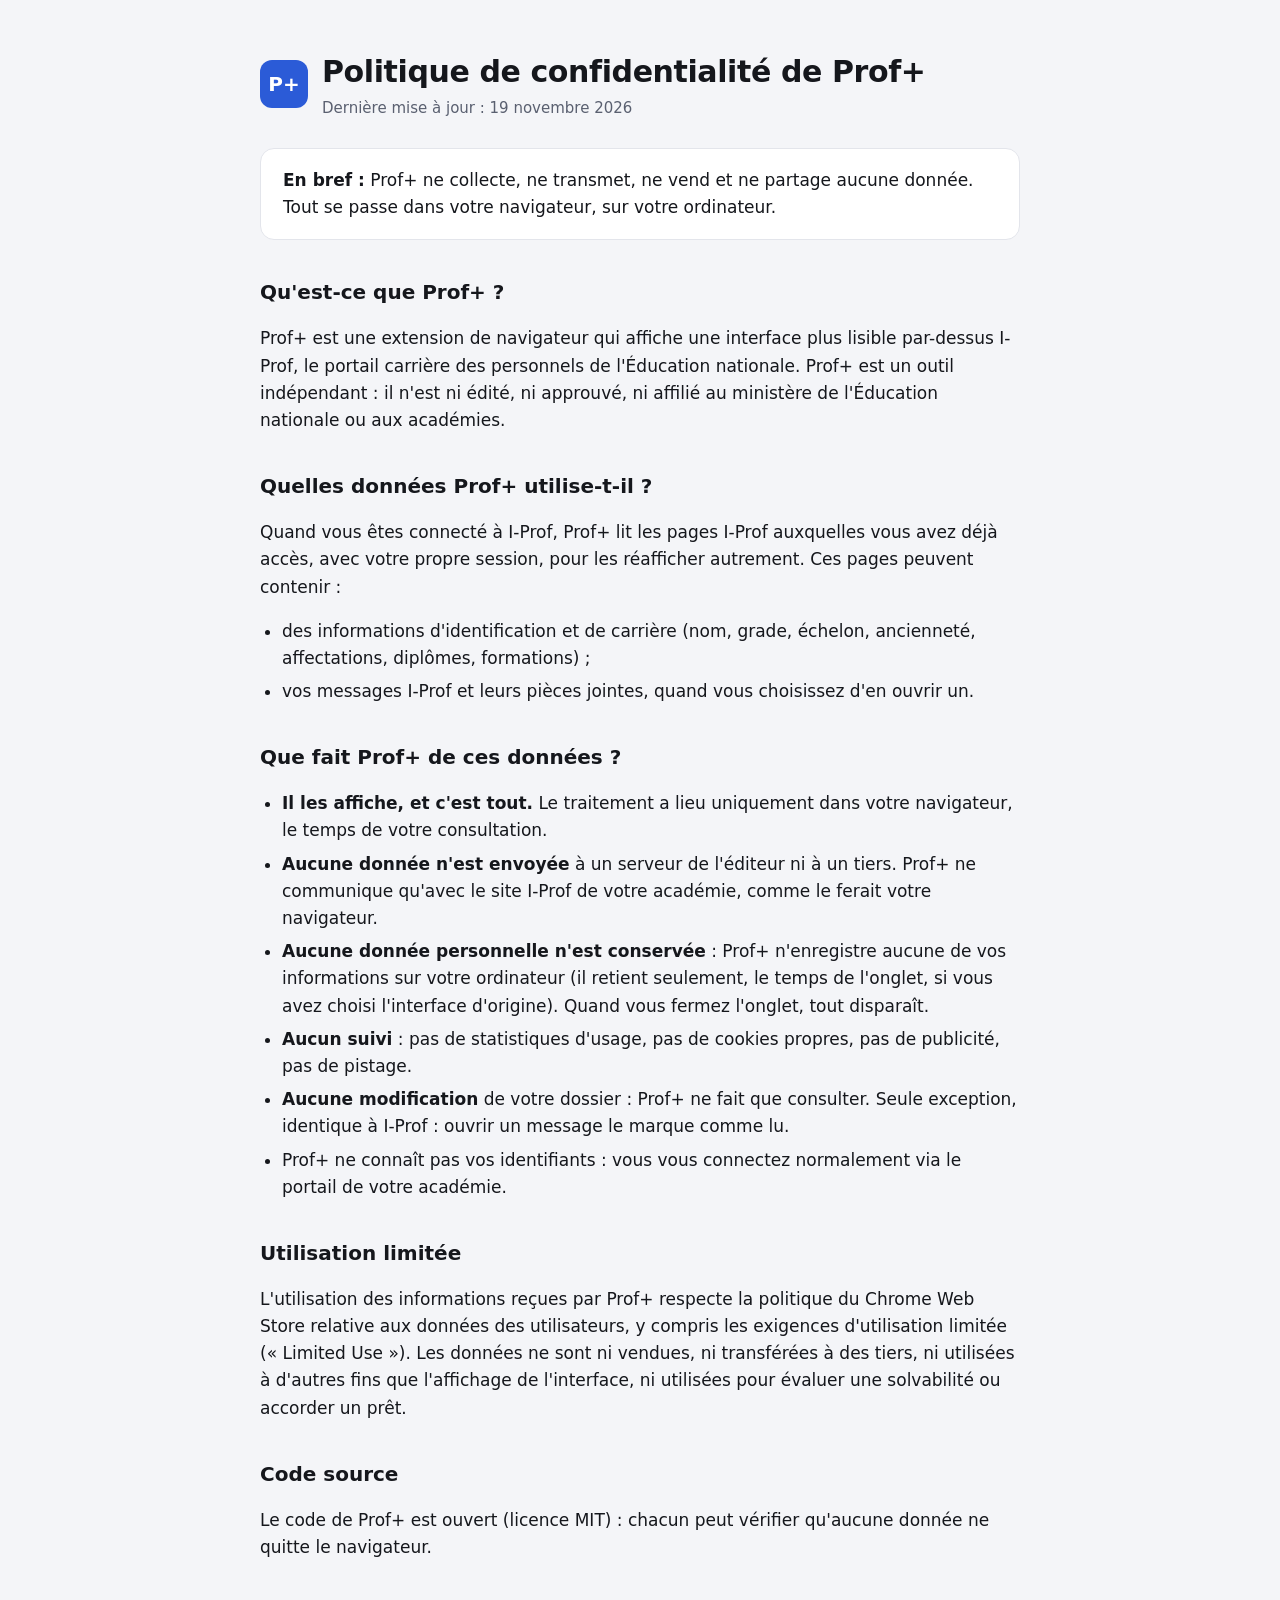
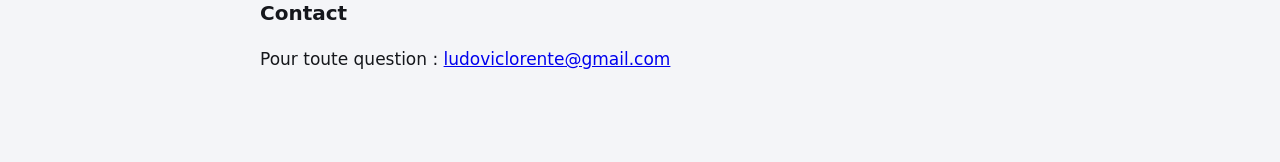
<file: docs/index.html>
<!DOCTYPE html>
<html lang="fr">
<head>
<meta charset="utf-8">
<meta name="viewport" content="width=device-width, initial-scale=1">
<title>Prof+ — Politique de confidentialité</title>
<style>
  :root { color-scheme: light dark; }
  body { margin: 0; font: 17px/1.6 Inter, "Segoe UI", system-ui, sans-serif; background: #F4F5F8; color: #15171C; }
  main { max-width: 760px; margin: 0 auto; padding: 48px 24px 72px; }
  header { display: flex; align-items: center; gap: 14px; margin-bottom: 28px; }
  .logo { width: 48px; height: 48px; border-radius: 12px; background: #2B5BD7; color: #fff; display: grid; place-items: center; font: 800 20px system-ui, sans-serif; }
  h1 { font-size: 30px; margin: 0; letter-spacing: -0.4px; }
  h2 { font-size: 20px; margin: 36px 0 8px; }
  .muted { color: #5A6070; font-size: 15px; }
  .box { background: #fff; border: 1px solid #E3E5EB; border-radius: 14px; padding: 18px 22px; }
  ul { padding-left: 22px; }
  li { margin: 6px 0; }
  @media (prefers-color-scheme: dark) {
    body { background: #0F1115; color: #ECEEF3; }
    .box { background: #181B21; border-color: #2A2E37; }
    .muted { color: #9BA2B1; }
  }
</style>
</head>
<body>
<main>
  <header>
    <div class="logo" aria-hidden="true">P+</div>
    <div>
      <h1>Politique de confidentialité de Prof+</h1>
      <div class="muted">Dernière mise à jour : 19 novembre 2026</div>
    </div>
  </header>

  <div class="box">
    <strong>En bref :</strong> Prof+ ne collecte, ne transmet, ne vend et ne partage aucune donnée.
    Tout se passe dans votre navigateur, sur votre ordinateur.
  </div>

  <h2>Qu'est-ce que Prof+ ?</h2>
  <p>Prof+ est une extension de navigateur qui affiche une interface plus lisible par-dessus I-Prof, le portail carrière des personnels de l'Éducation nationale. Prof+ est un outil indépendant : il n'est ni édité, ni approuvé, ni affilié au ministère de l'Éducation nationale ou aux académies.</p>

  <h2>Quelles données Prof+ utilise-t-il ?</h2>
  <p>Quand vous êtes connecté à I-Prof, Prof+ lit les pages I-Prof auxquelles vous avez déjà accès, avec votre propre session, pour les réafficher autrement. Ces pages peuvent contenir :</p>
  <ul>
    <li>des informations d'identification et de carrière (nom, grade, échelon, ancienneté, affectations, diplômes, formations) ;</li>
    <li>vos messages I-Prof et leurs pièces jointes, quand vous choisissez d'en ouvrir un.</li>
  </ul>

  <h2>Que fait Prof+ de ces données ?</h2>
  <ul>
    <li><strong>Il les affiche, et c'est tout.</strong> Le traitement a lieu uniquement dans votre navigateur, le temps de votre consultation.</li>
    <li><strong>Aucune donnée n'est envoyée</strong> à un serveur de l'éditeur ni à un tiers. Prof+ ne communique qu'avec le site I-Prof de votre académie, comme le ferait votre navigateur.</li>
    <li><strong>Aucune donnée personnelle n'est conservée</strong> : Prof+ n'enregistre aucune de vos informations sur votre ordinateur (il retient seulement, le temps de l'onglet, si vous avez choisi l'interface d'origine). Quand vous fermez l'onglet, tout disparaît.</li>
    <li><strong>Aucun suivi</strong> : pas de statistiques d'usage, pas de cookies propres, pas de publicité, pas de pistage.</li>
    <li><strong>Aucune modification</strong> de votre dossier : Prof+ ne fait que consulter. Seule exception, identique à I-Prof : ouvrir un message le marque comme lu.</li>
    <li>Prof+ ne connaît pas vos identifiants : vous vous connectez normalement via le portail de votre académie.</li>
  </ul>

  <h2>Utilisation limitée</h2>
  <p>L'utilisation des informations reçues par Prof+ respecte la politique du Chrome Web Store relative aux données des utilisateurs, y compris les exigences d'utilisation limitée (« Limited Use »). Les données ne sont ni vendues, ni transférées à des tiers, ni utilisées à d'autres fins que l'affichage de l'interface, ni utilisées pour évaluer une solvabilité ou accorder un prêt.</p>

  <h2>Code source</h2>
  <p>Le code de Prof+ est ouvert (licence MIT) : chacun peut vérifier qu'aucune donnée ne quitte le navigateur.</p>

  <h2>Contact</h2>
  <p>Pour toute question : <a href="mailto:ludoviclorente@gmail.com">ludoviclorente@gmail.com</a></p>
</main>
</body>
</html>
</file>
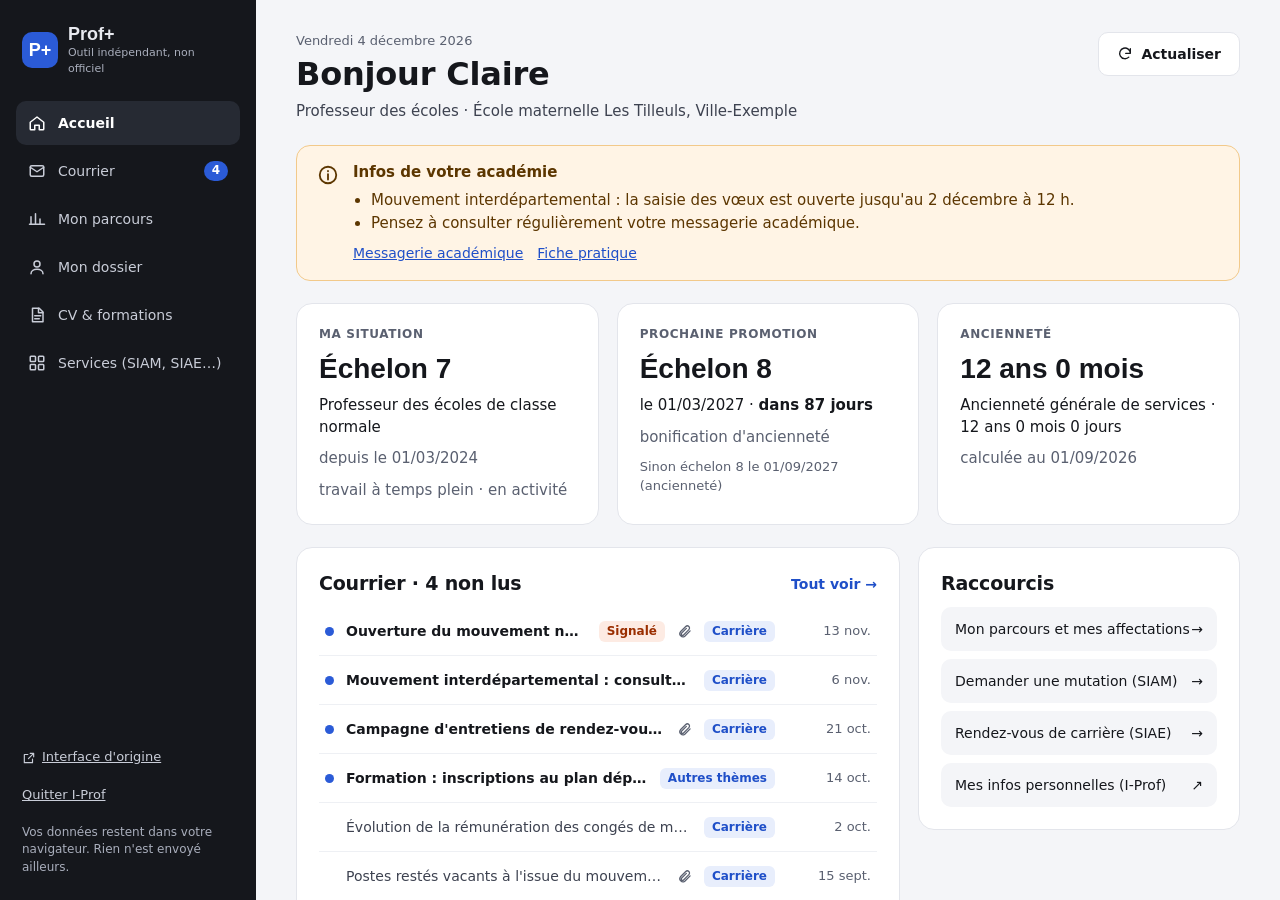
<file: store/tools/harness.html>
<!doctype html><html lang="fr"><head><meta charset="utf-8"><title>Prof+ demo</title>
<style>html,body{margin:0;height:100%}</style></head><body>
<script src="../../extension/src/iprof.js"></script>
<script src="../../extension/src/ui.js"></script>
<script src="demo-data.js"></script>
<script>
  const host = document.createElement("div"); host.style.cssText = "position:fixed;inset:0";
  const sh = host.attachShadow({mode:"open"});
  sh.innerHTML = '<link rel="stylesheet" href="../../extension/src/styles.css"><div class="ipp-app"></div>';
  document.body.appendChild(host);
  const app = new IPP.App(sh, { onOriginal(){}, onQuit(){} });
  app.state.data = DEMO; app.render(); window.app = app;
</script></body></html>
</file>
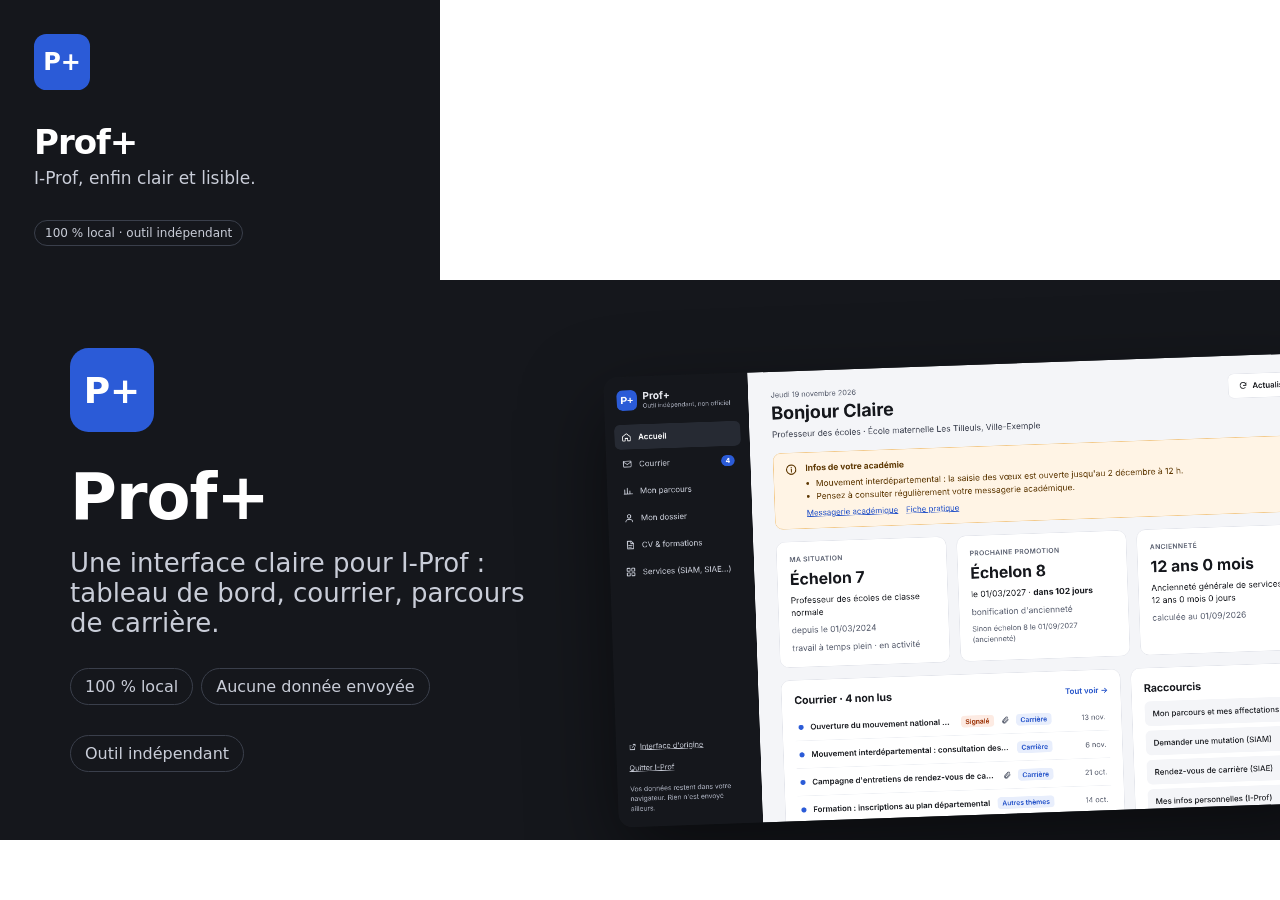
<file: store/tools/tiles.html>
<!doctype html><html lang="fr"><head><meta charset="utf-8"><style>
body{margin:0;font-family:Inter,"Segoe UI",system-ui,sans-serif}
.t{position:relative;overflow:hidden;background:#15171C;color:#fff;display:flex;box-sizing:border-box}
.logo{border-radius:22%;background:#2B5BD7;display:grid;place-items:center;font-weight:800;font-family:"DejaVu Sans",sans-serif;flex:none}
h1{margin:0;font-weight:800;letter-spacing:-1px} p{margin:0;color:#C9CDD8}
.pill{display:inline-block;border:1px solid #3a3f4b;border-radius:999px;color:#C9CDD8}
#small{width:440px;height:280px;padding:34px;flex-direction:column;justify-content:space-between}
#small .logo{width:56px;height:56px;font-size:24px} #small h1{font-size:34px} #small p{font-size:17px;margin-top:6px} #small .pill{font-size:12px;padding:5px 10px}
#marquee{width:1400px;height:560px;padding:70px;align-items:center;gap:60px}
#marquee .logo{width:84px;height:84px;font-size:36px;margin-bottom:28px} #marquee h1{font-size:64px} #marquee p{font-size:26px;margin-top:14px;max-width:520px}
#marquee .pill{font-size:16px;padding:8px 14px;margin:30px 8px 0 0}
#marquee img{width:720px;border-radius:14px;box-shadow:0 30px 80px rgba(0,0,0,.5);transform:rotate(-2deg) translateY(30px)}
</style></head><body>
<div class="t" id="small"><div><div class="logo">P+</div></div>
<div><h1>Prof+</h1><p>I-Prof, enfin clair et lisible.</p></div>
<div><span class="pill">100 % local · outil indépendant</span></div></div>
<div class="t" id="marquee"><div style="flex:1"><div class="logo">P+</div><h1>Prof+</h1>
<p>Une interface claire pour I-Prof : tableau de bord, courrier, parcours de carrière.</p>
<span class="pill">100 % local</span><span class="pill">Aucune donnée envoyée</span><span class="pill">Outil indépendant</span></div>
<img src="../screenshots/1-accueil.png" alt=""></div>
</body></html>
</file>
<file: extension/src/styles.css>
/* Prof+ — styles (chargés dans un Shadow DOM, isolés du CSS d'I-Prof) */
:host { all: initial; }
* { box-sizing: border-box; }

.ipp-app {
  --bg: #F4F5F8; --card: #FFFFFF; --ink: #15171C; --ink2: #3D4250; --muted: #5A6070;
  --line: #E3E5EB; --line2: #EEF0F4; --accent: #2B5BD7; --accent-ink: #1F4FC8; --accent-soft: #E8EEFC;
  --side: #15171C; --side-ink: #C9CDD8;
  position: absolute; inset: 0; display: flex; background: var(--bg); color: var(--ink);
  font: 15px/1.45 Inter, "Segoe UI", system-ui, -apple-system, Roboto, sans-serif;
  -webkit-font-smoothing: antialiased;
}
@media (prefers-color-scheme: dark) {
  .ipp-app { --bg: #0F1115; --card: #181B21; --ink: #ECEEF3; --ink2: #C3C8D4; --muted: #9BA2B1; --line: #2A2E37; --line2: #22262E; --accent-soft: #1E2A4A; --accent-ink: #8FB0FF; --side: #0A0B0E; }
}
button { font: inherit; color: inherit; cursor: pointer; }
a { color: var(--accent-ink); }
h1, h2, h3 { font-family: "Space Grotesk", Inter, "Segoe UI", system-ui, sans-serif; margin: 0; letter-spacing: -0.2px; }
h1 { font-size: 32px; font-weight: 700; }
h2 { font-size: 19px; font-weight: 700; }
h3 { font-size: 15px; font-weight: 700; margin: 18px 0 8px; }
.sr { position: absolute; width: 1px; height: 1px; overflow: hidden; clip: rect(0 0 0 0); white-space: nowrap; }
.muted { color: var(--muted); }
.small { font-size: 13px; }
:focus-visible { outline: 3px solid var(--accent); outline-offset: 2px; border-radius: 6px; }

/* barre latérale */
.side { flex: 0 0 256px; background: var(--side); color: #E8EAF0; padding: 24px 16px; display: flex; flex-direction: column; gap: 24px; overflow-y: auto; }
.brand { display: flex; align-items: center; gap: 10px; padding: 0 6px; }
.logo { width: 36px; height: 36px; border-radius: 10px; background: var(--accent); color: #fff; display: grid; place-items: center; font: 700 18px "Space Grotesk", sans-serif; }
.brand-name { font: 700 18px "Space Grotesk", Inter, sans-serif; }
.brand-sub { font-size: 11px; color: #A9AEBC; }
.nav { display: flex; flex-direction: column; gap: 4px; }
.nav-item { display: flex; align-items: center; gap: 12px; width: 100%; min-height: 44px; padding: 10px 12px; border: 0; border-radius: 10px; background: transparent; color: var(--side-ink); text-align: left; font-size: 14px; }
.nav-item:hover { background: #20242C; color: #fff; }
.nav-item.on { background: #262A33; color: #fff; font-weight: 600; }
.nav-item span:first-of-type { flex: 1; }
.badge { background: var(--accent); color: #fff; font-size: 12px; font-weight: 700; border-radius: 999px; padding: 1px 8px; }
.side-foot { margin-top: auto; display: flex; flex-direction: column; gap: 6px; font-size: 12px; color: #A9AEBC; }
.side-foot p { margin: 6px 6px 0; }
.link-btn { display: inline-flex; align-items: center; gap: 6px; border: 0; background: none; color: var(--side-ink); text-decoration: underline; padding: 6px; text-align: left; font-size: 13px; min-height: 32px; }
.link-btn.inline { color: var(--accent-ink); padding: 0; min-height: 0; font-size: 14px; font-weight: 600; text-decoration: none; }

/* zone principale */
.main { flex: 1; min-width: 0; overflow-y: auto; padding: 32px 40px 56px; display: flex; flex-direction: column; gap: 22px; }
.main > * { max-width: 1240px; width: 100%; }
.page-head { display: flex; flex-wrap: wrap; justify-content: space-between; align-items: flex-end; gap: 14px; }
.page-head .sub { color: var(--ink2); margin-top: 4px; }
.card { background: var(--card); border: 1px solid var(--line); border-radius: 16px; padding: 22px; display: flex; flex-direction: column; gap: 10px; min-width: 0; }
.kicker { font-size: 12px; font-weight: 600; text-transform: uppercase; letter-spacing: 0.6px; color: var(--muted); }
.big { font: 700 28px "Space Grotesk", Inter, sans-serif; }
.cards3 { display: grid; grid-template-columns: repeat(3, minmax(0, 1fr)); gap: 18px; }
.grid3 { display: grid; grid-template-columns: repeat(3, minmax(0, 1fr)); gap: 14px; }
.split { display: flex; flex-wrap: wrap; gap: 18px; align-items: flex-start; }
.grow2 { flex: 2 1 520px; }
.col { flex: 1 1 280px; display: flex; flex-direction: column; gap: 18px; min-width: 0; }
.row-between { display: flex; flex-wrap: wrap; justify-content: space-between; align-items: center; gap: 10px; }
.stat { background: var(--bg); border-radius: 12px; padding: 12px 14px; display: flex; flex-direction: column; gap: 2px; }
.btns { display: flex; flex-wrap: wrap; gap: 10px; }
.btn { display: inline-flex; align-items: center; justify-content: center; gap: 8px; min-height: 44px; padding: 0 18px; border-radius: 10px; border: 0; background: var(--ink); color: var(--card); font-weight: 600; font-size: 14px; text-decoration: none; align-self: flex-start; }
.btn.ghost { background: var(--card); color: var(--ink); border: 1px solid var(--line); }
.btn.full { align-self: stretch; }
.icon-btn { width: 44px; height: 44px; border-radius: 10px; border: 1px solid var(--line); background: var(--card); display: grid; place-items: center; flex: none; }
.plain { margin: 6px 0 0; padding-left: 18px; }
.plain li { margin: 2px 0; }
.links { display: flex; flex-wrap: wrap; gap: 14px; margin-top: 8px; font-size: 14px; }

.alert { display: flex; gap: 14px; align-items: flex-start; border-radius: 14px; padding: 16px 20px; }
.alert svg { flex: none; margin-top: 2px; }
.alert.info { background: #FFF4E5; border: 1px solid #F2C98A; color: #5C3600; }
.alert.warn { background: #FDEBE3; border: 1px solid #F0B49B; color: #7A2400; }
@media (prefers-color-scheme: dark) { .alert.info { background: #2E2312; border-color: #6B4B1A; color: #F5D9A8; } .alert.warn { background: #34190F; border-color: #7A3A22; color: #F8C7B2; } }

.tag { display: inline-block; font-size: 12px; font-weight: 600; border-radius: 6px; padding: 2px 8px; background: var(--accent-soft); color: var(--accent-ink); white-space: nowrap; }
.tag.hot { background: #FDEBE3; color: #9A2E00; }
.tag.ok { background: #E3F4EA; color: #146C3A; margin-left: 8px; }

/* messages */
.msgs { list-style: none; margin: 0; padding: 0; }
.msgs li + li { border-top: 1px solid var(--line2); }
.msg { display: flex; align-items: center; gap: 12px; width: 100%; min-height: 48px; padding: 10px 6px; border: 0; background: none; text-align: left; border-radius: 8px; color: var(--ink2); }
.msg:hover { background: var(--bg); }
.msg .dot { width: 9px; height: 9px; border-radius: 50%; flex: none; }
.msg.unread { color: var(--ink); }
.msg.unread .dot { background: var(--accent); }
.msg.unread .obj { font-weight: 600; }
.msg .obj { flex: 1; min-width: 0; overflow: hidden; text-overflow: ellipsis; white-space: nowrap; font-size: 14px; }
.msg .pj { color: var(--muted); display: inline-flex; }
.msg .date { font-size: 13px; color: var(--muted); white-space: nowrap; min-width: 84px; text-align: right; }
.toolbar { display: flex; flex-wrap: wrap; gap: 12px; align-items: center; }
.search { display: flex; align-items: center; gap: 8px; border: 1px solid var(--line); border-radius: 10px; padding: 0 12px; min-height: 44px; flex: 1 1 260px; color: var(--muted); background: var(--card); }
.search input { border: 0; outline: none; background: transparent; font: inherit; color: var(--ink); flex: 1; min-width: 0; }
.chips { display: flex; flex-wrap: wrap; gap: 6px; }
.chip { min-height: 36px; padding: 0 14px; border-radius: 999px; border: 1px solid var(--line); background: var(--card); font-size: 13px; }
.chip.on { background: var(--ink); color: var(--card); border-color: var(--ink); font-weight: 600; }

/* modale */
.backdrop { position: absolute; inset: 0; background: rgba(10, 12, 16, 0.45); z-index: 5; }
.modal { position: absolute; z-index: 6; top: 5vh; left: 50%; transform: translateX(-50%); width: min(820px, 94vw); max-height: 90vh; display: flex; flex-direction: column; background: var(--card); border-radius: 18px; box-shadow: 0 20px 60px rgba(0, 0, 0, 0.3); }
.modal-head { display: flex; gap: 16px; justify-content: space-between; align-items: flex-start; padding: 22px 24px 14px; border-bottom: 1px solid var(--line2); }
.modal-head h2 { margin: 4px 0; }
.modal-body { padding: 18px 24px 26px; overflow-y: auto; }
.body-text { white-space: pre-wrap; overflow-wrap: anywhere; font-size: 15px; line-height: 1.6; color: var(--ink); }
.pjs { list-style: none; padding: 0; margin: 0; display: flex; flex-direction: column; gap: 8px; }
.pjs a { display: inline-flex; gap: 6px; align-items: center; font-weight: 500; }

/* parcours */
.steps { display: grid; gap: 6px; align-items: end; margin: 6px 0 10px; }
.step { display: flex; flex-direction: column; align-items: center; gap: 6px; font-size: 12px; color: var(--muted); text-align: center; }
.step .bar { width: 100%; border-radius: 6px; background: var(--line); }
.step.done .bar { background: var(--accent); opacity: 0.55; }
.step.cur .bar { background: var(--accent); outline: 3px solid var(--ink); outline-offset: 2px; }
.step.cur { color: var(--ink); font-weight: 700; }
.step.next .bar { background: transparent; border: 2px dashed var(--accent); }
.step.next { color: var(--accent-ink); font-weight: 600; }
.timeline { list-style: none; margin: 0; padding: 0; }
.timeline > li { display: flex; flex-wrap: wrap; gap: 8px 18px; padding: 14px 0; border-top: 1px solid var(--line2); }
.timeline .when { flex: 0 0 170px; font-weight: 700; font-size: 14px; }
.timeline .what { flex: 1 1 320px; min-width: 0; display: flex; flex-direction: column; gap: 4px; align-items: flex-start; }
.timeline > li.now .when { color: var(--accent-ink); }

/* tableaux */
.tbl-wrap { overflow-x: auto; }
.tbl { border-collapse: collapse; width: 100%; font-size: 14px; }
.tbl th, .tbl td { text-align: left; padding: 9px 10px; border-bottom: 1px solid var(--line2); vertical-align: top; }
.tbl thead th { font-size: 12px; text-transform: uppercase; letter-spacing: 0.5px; color: var(--muted); }
.tbl tbody th { font-weight: 600; color: var(--ink2); }
.formations { list-style: none; margin: 0; padding: 0; }
.formations li { display: flex; flex-wrap: wrap; justify-content: space-between; gap: 6px 12px; padding: 8px 0; border-top: 1px solid var(--line2); font-size: 14px; }

.shortcuts { display: flex; flex-direction: column; gap: 8px; }
.shortcut { display: flex; justify-content: space-between; align-items: center; width: 100%; min-height: 44px; padding: 0 14px; border: 0; border-radius: 10px; background: var(--bg); text-align: left; font-size: 14px; font-weight: 500; }
.shortcut:hover { background: var(--accent-soft); }
.services { display: grid; grid-template-columns: repeat(auto-fill, minmax(280px, 1fr)); gap: 16px; }
.svc { justify-content: space-between; }

.skeleton { height: 64px; border-radius: 10px; background: linear-gradient(90deg, var(--line2), var(--line), var(--line2)); background-size: 200% 100%; animation: sh 1.2s infinite linear; }
.skeleton.tall { height: 220px; }
@keyframes sh { from { background-position: 200% 0; } to { background-position: -200% 0; } }
@media (prefers-reduced-motion: reduce) { .skeleton { animation: none; } }

/* petits écrans */
@media (max-width: 900px) {
  .ipp-app { flex-direction: column; overflow-y: auto; }
  .side { flex: none; }
  .nav { flex-direction: row; flex-wrap: wrap; }
  .nav-item { width: auto; }
  .side-foot { margin-top: 0; flex-direction: row; flex-wrap: wrap; align-items: center; }
  .side-foot p { display: none; }
  .side { gap: 14px; padding: 16px; }
  .main { overflow: visible; padding: 22px 16px 40px; }
  .cards3, .grid3 { grid-template-columns: 1fr; }
}
</file>
